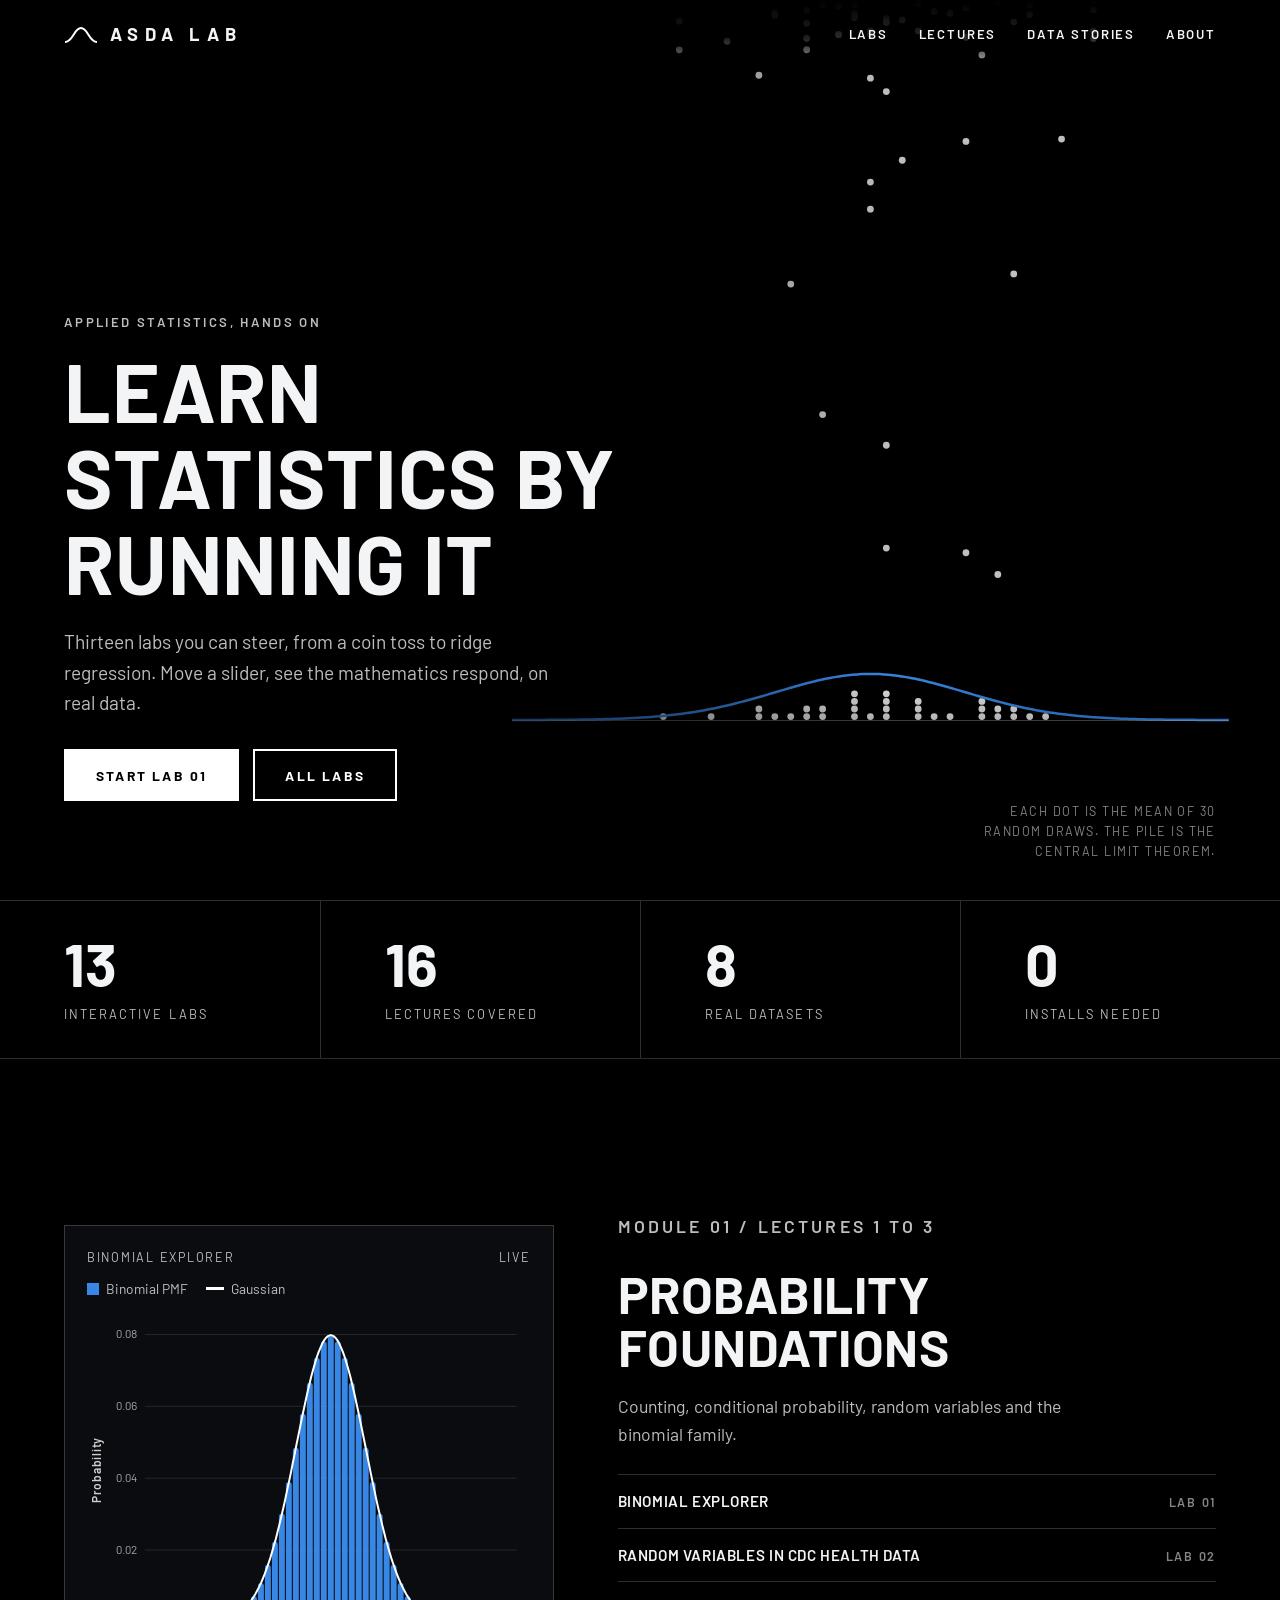
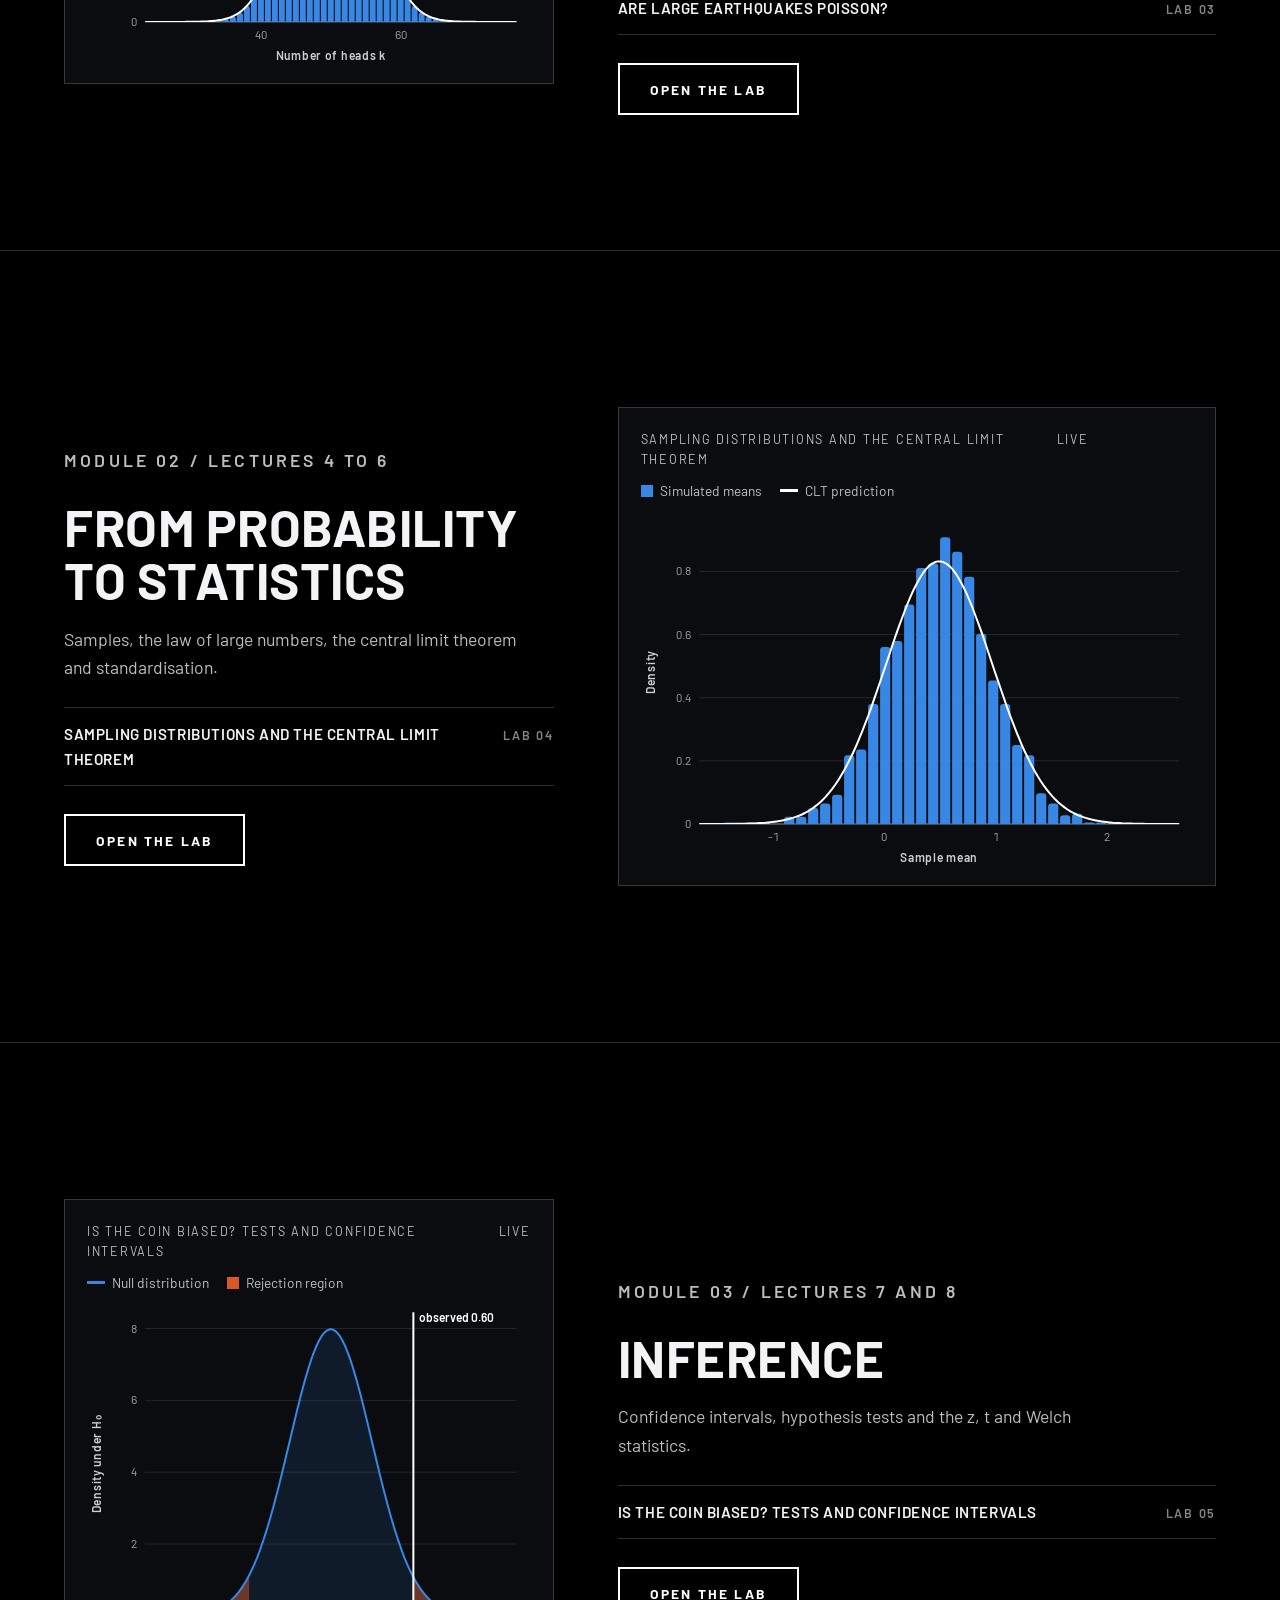
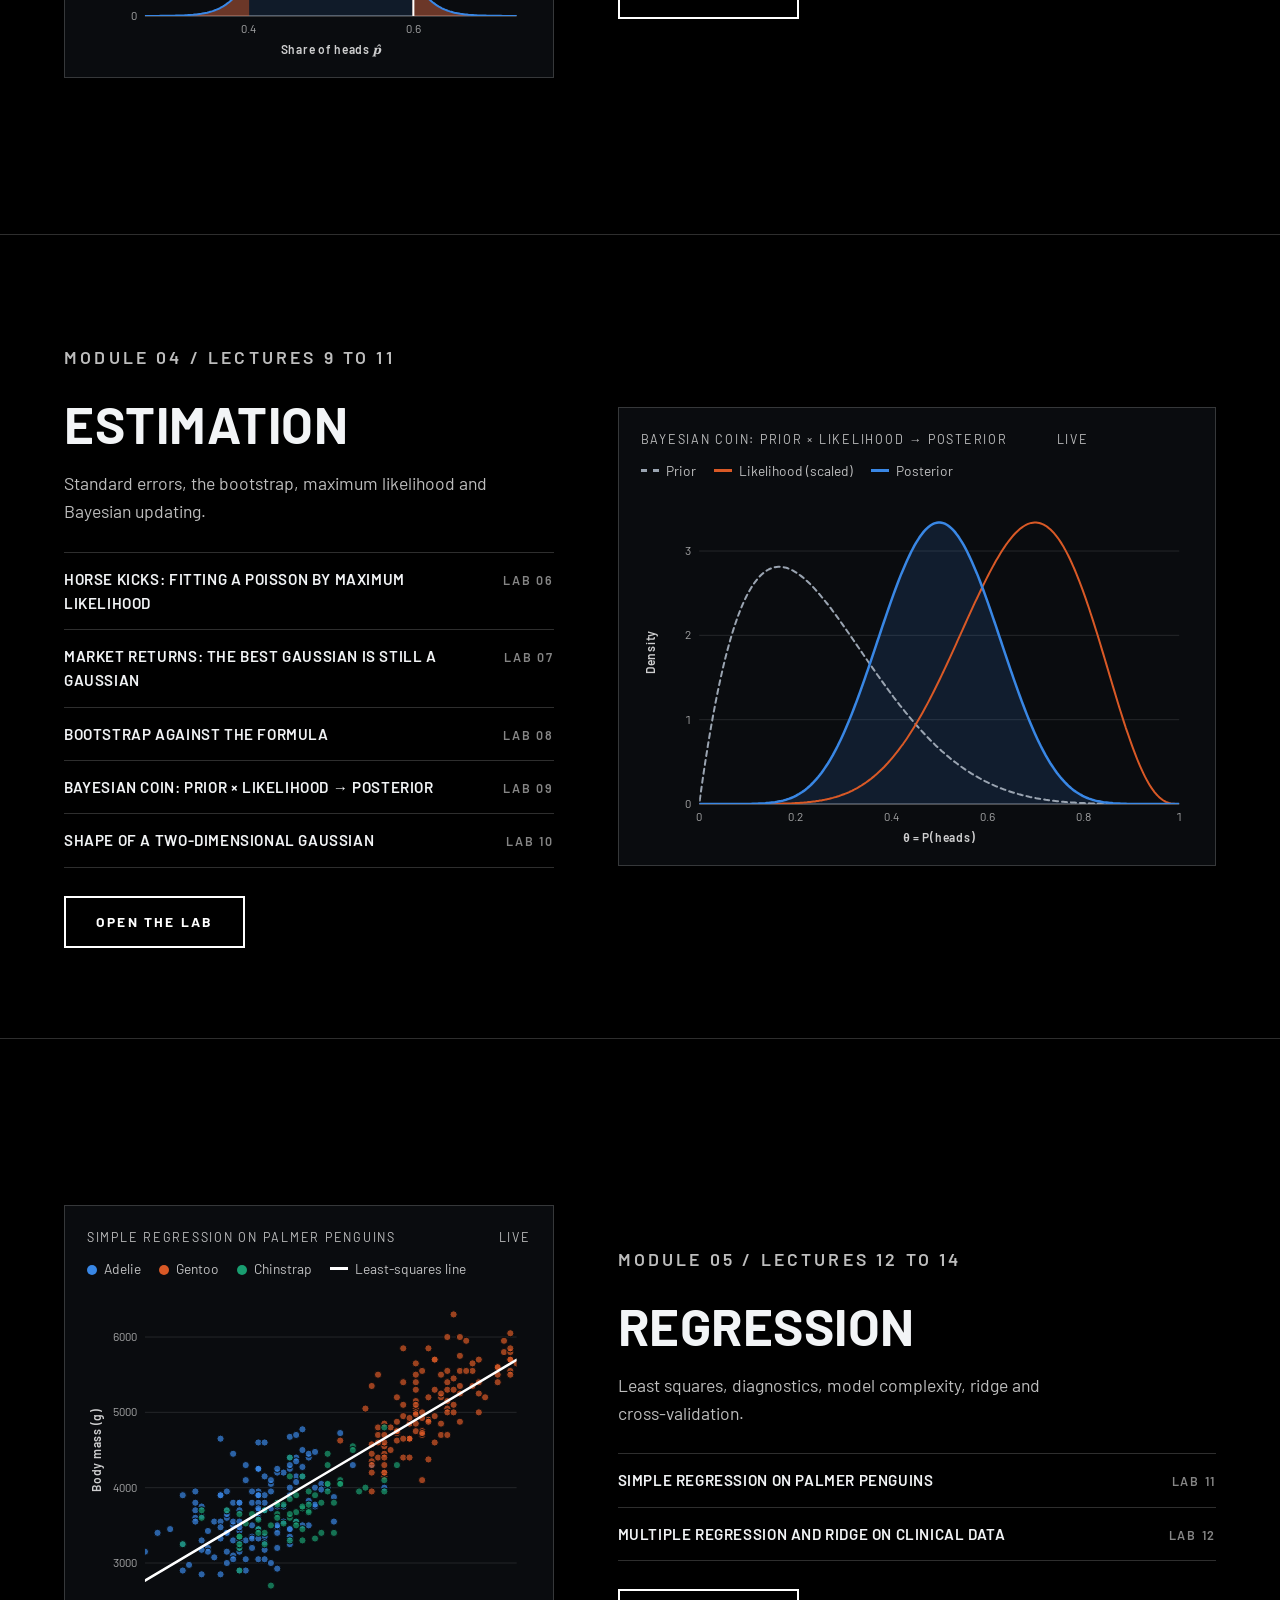
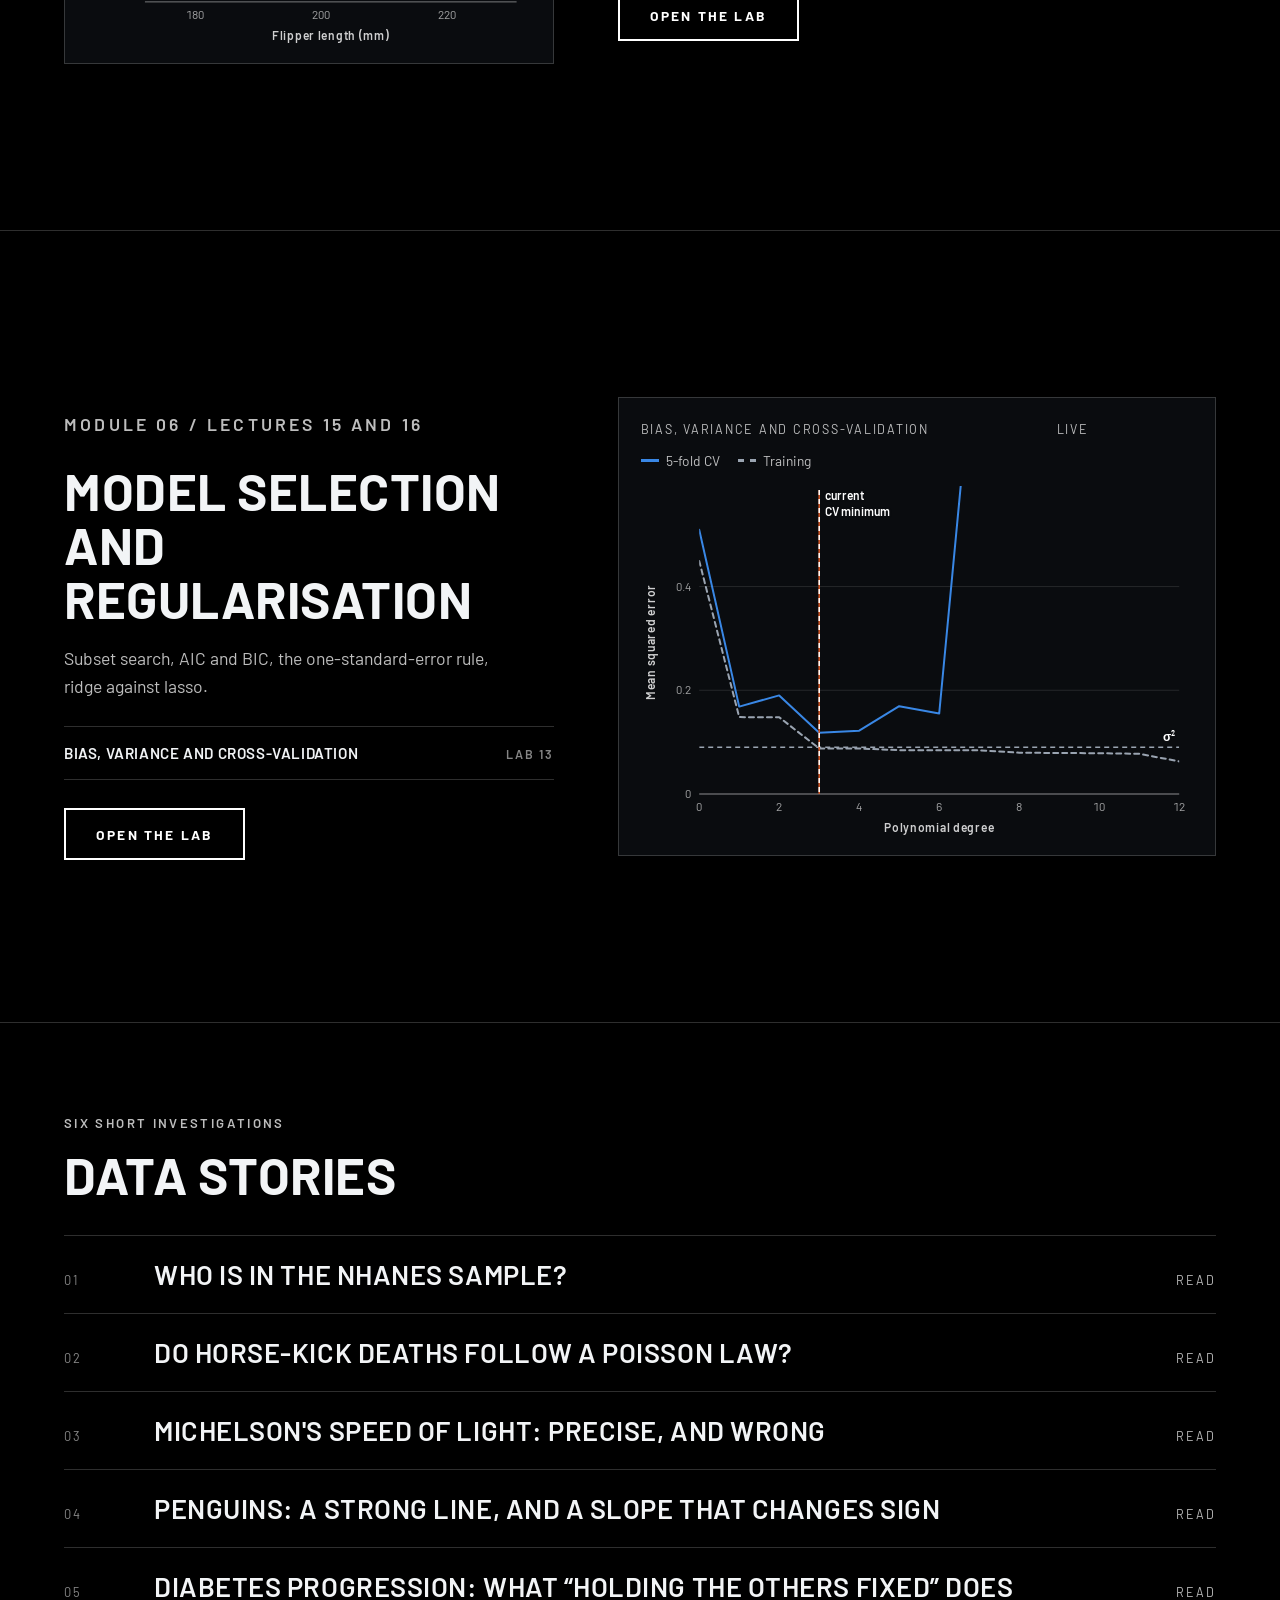
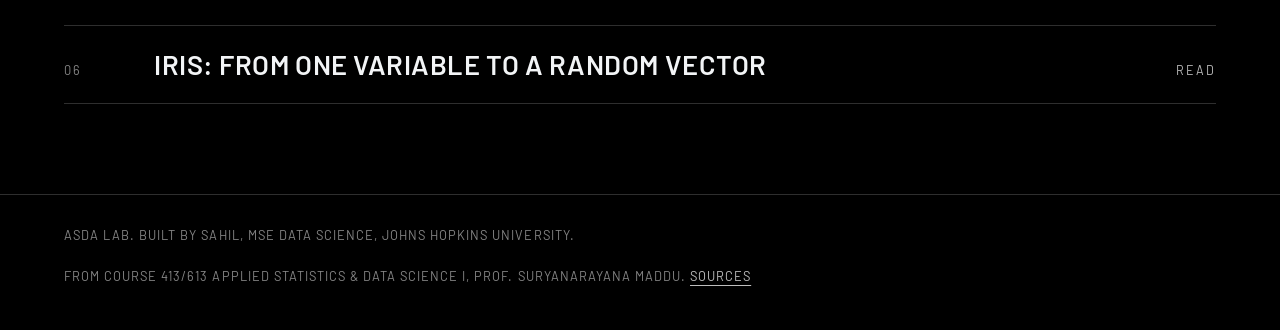
<file: index.html>
<!DOCTYPE html>
<html lang="en">
<head>
<meta charset="utf-8">
<meta name="viewport" content="width=device-width, initial-scale=1">
<title>ASDA Lab: learn statistics by running it</title>
<meta name="description" content="Thirteen interactive statistics labs and six data stories on real data, from probability to the lasso. Built by Sahil from Johns Hopkins course 413/613.">
<meta name="theme-color" content="#000000">
<link rel="icon" href="data:image/svg+xml,%3Csvg xmlns=%22http://www.w3.org/2000/svg%22 viewBox=%220 0 32 32%22%3E%3Crect width=%2232%22 height=%2232%22 rx=%226%22 fill=%22%23000%22/%3E%3Cpath d=%22M4 24c6 0 7-15 12-15s6 15 12 15%22 fill=%22none%22 stroke=%22%23fff%22 stroke-width=%222.5%22/%3E%3C/svg%3E">
<link rel="stylesheet" href="assets/vendor/katex/katex.min.css">
<link rel="stylesheet" href="assets/css/site.css">
</head>
<body>
<a class="skip" href="#main">Skip to content</a>
<header class="top">
  <a class="brand" href="#home" aria-label="ASDA Lab home"><svg viewBox="0 0 34 16" aria-hidden="true"><path d="M1 15c8 0 9-14 16-14s8 14 16 14" fill="none" stroke="#fff" stroke-width="2"/></svg>ASDA Lab</a>
  <nav aria-label="Sections">
    <a href="#labs" data-nav="labs">Labs</a>
    <a href="#course" data-nav="course">Lectures</a>
    <a href="#reports" data-nav="reports">Data stories</a>
    <a href="#about" data-nav="about">About</a>
  </nav>
</header>
<main id="main"></main>
<footer class="foot">
  <p>ASDA Lab. Built by Sahil, MSE Data Science, Johns Hopkins University.</p>
  <p>From course 413/613 Applied Statistics &amp; Data Science I, Prof. Suryanarayana Maddu. <a href="#about">Sources</a></p>
</footer>
<script src="assets/vendor/katex/katex.min.js"></script>
<script src="assets/vendor/katex/auto-render.min.js"></script>
<script src="assets/js/data.js"></script>
<script src="assets/js/stats.js"></script>
<script src="assets/js/charts.js"></script>
<script src="assets/js/content.js"></script>
<script src="assets/js/labs.js"></script>
<script src="assets/js/learn.js"></script>
<script src="assets/js/reports.js"></script>
<script src="assets/js/app.js"></script>
</body>
</html>
</file>
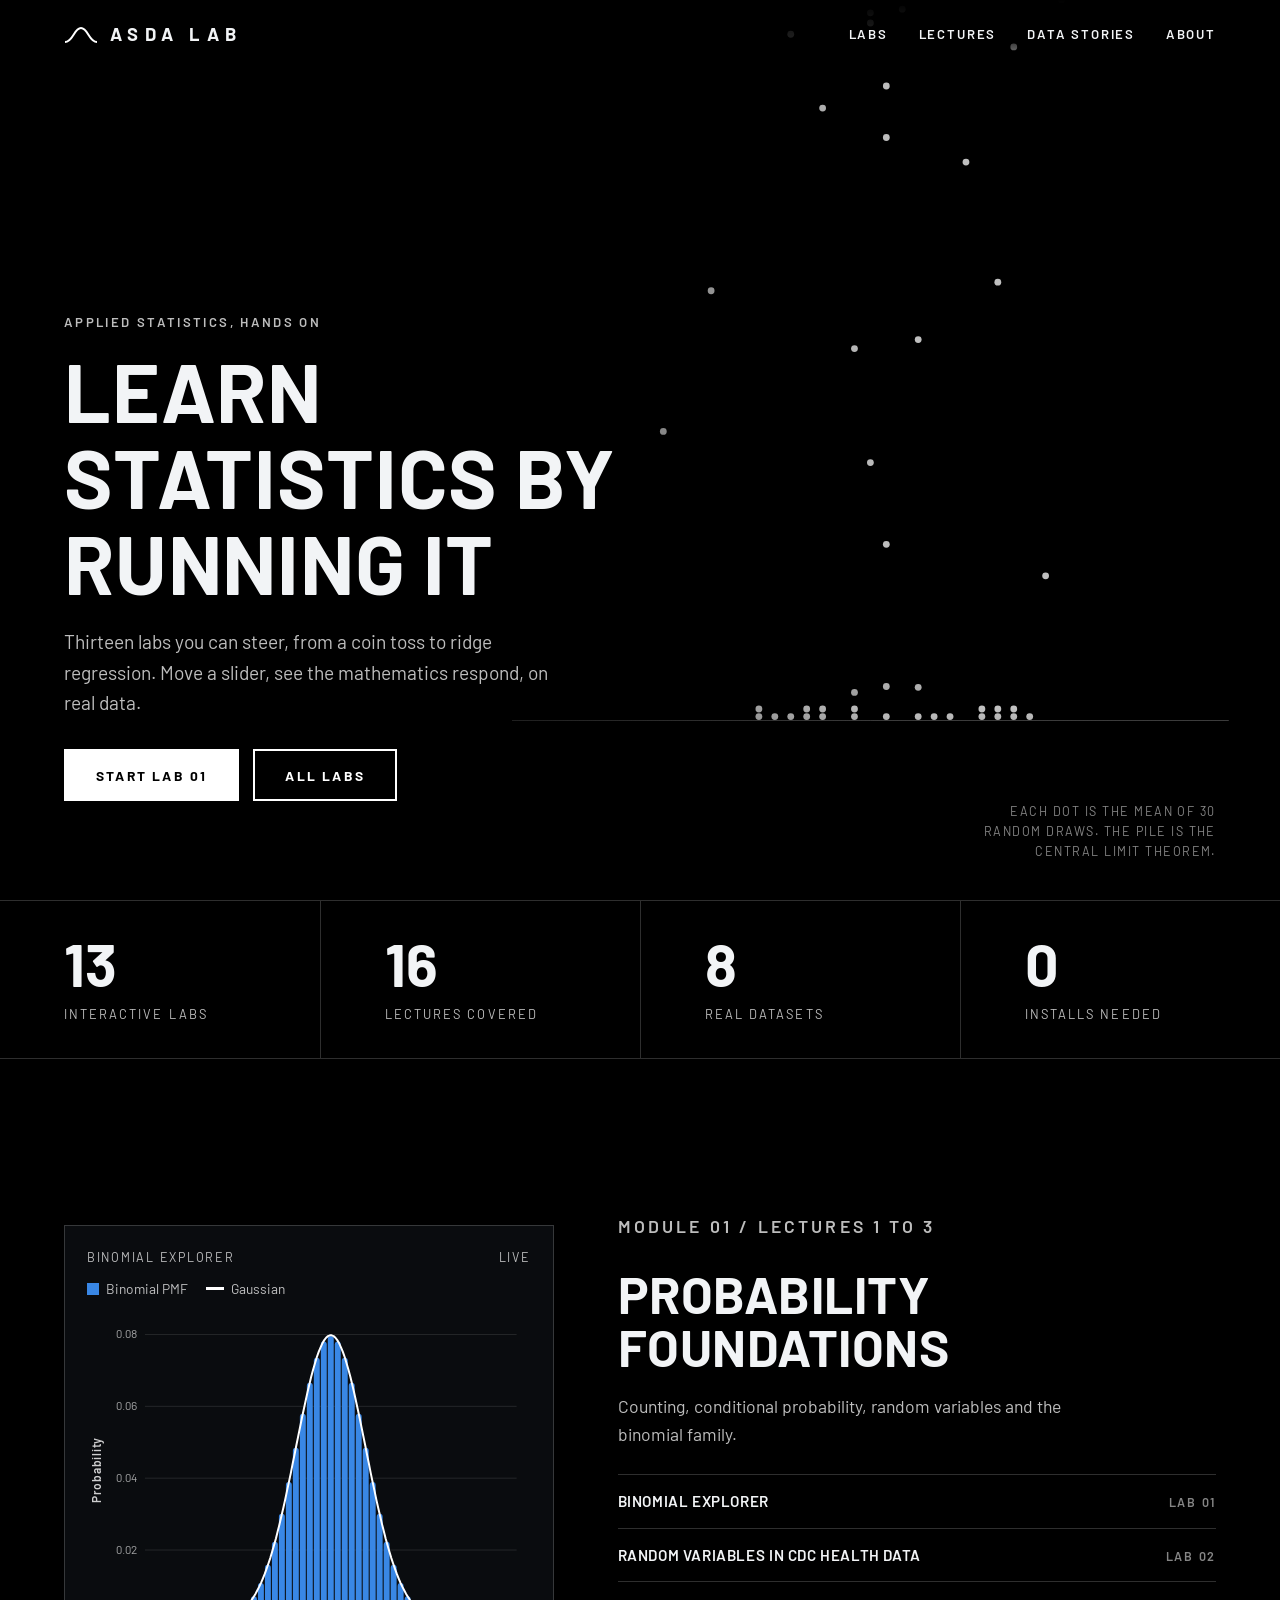
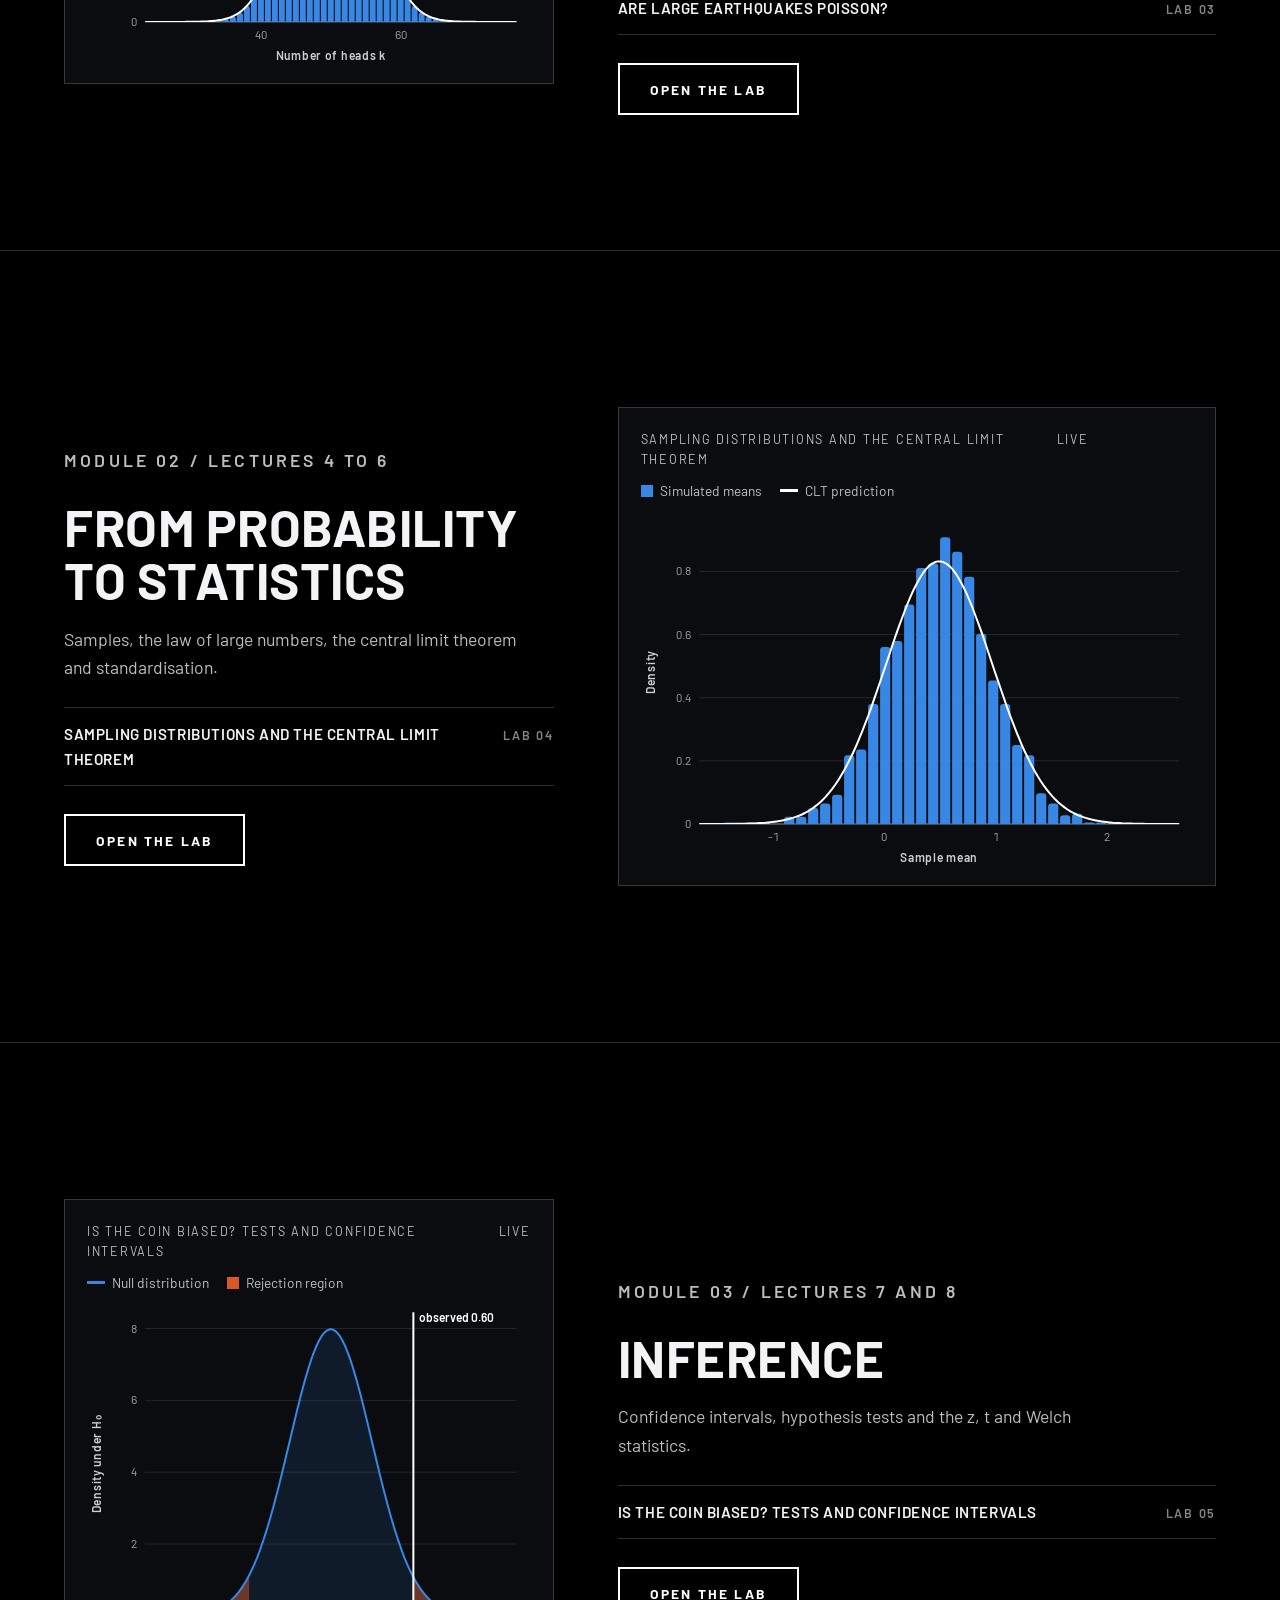
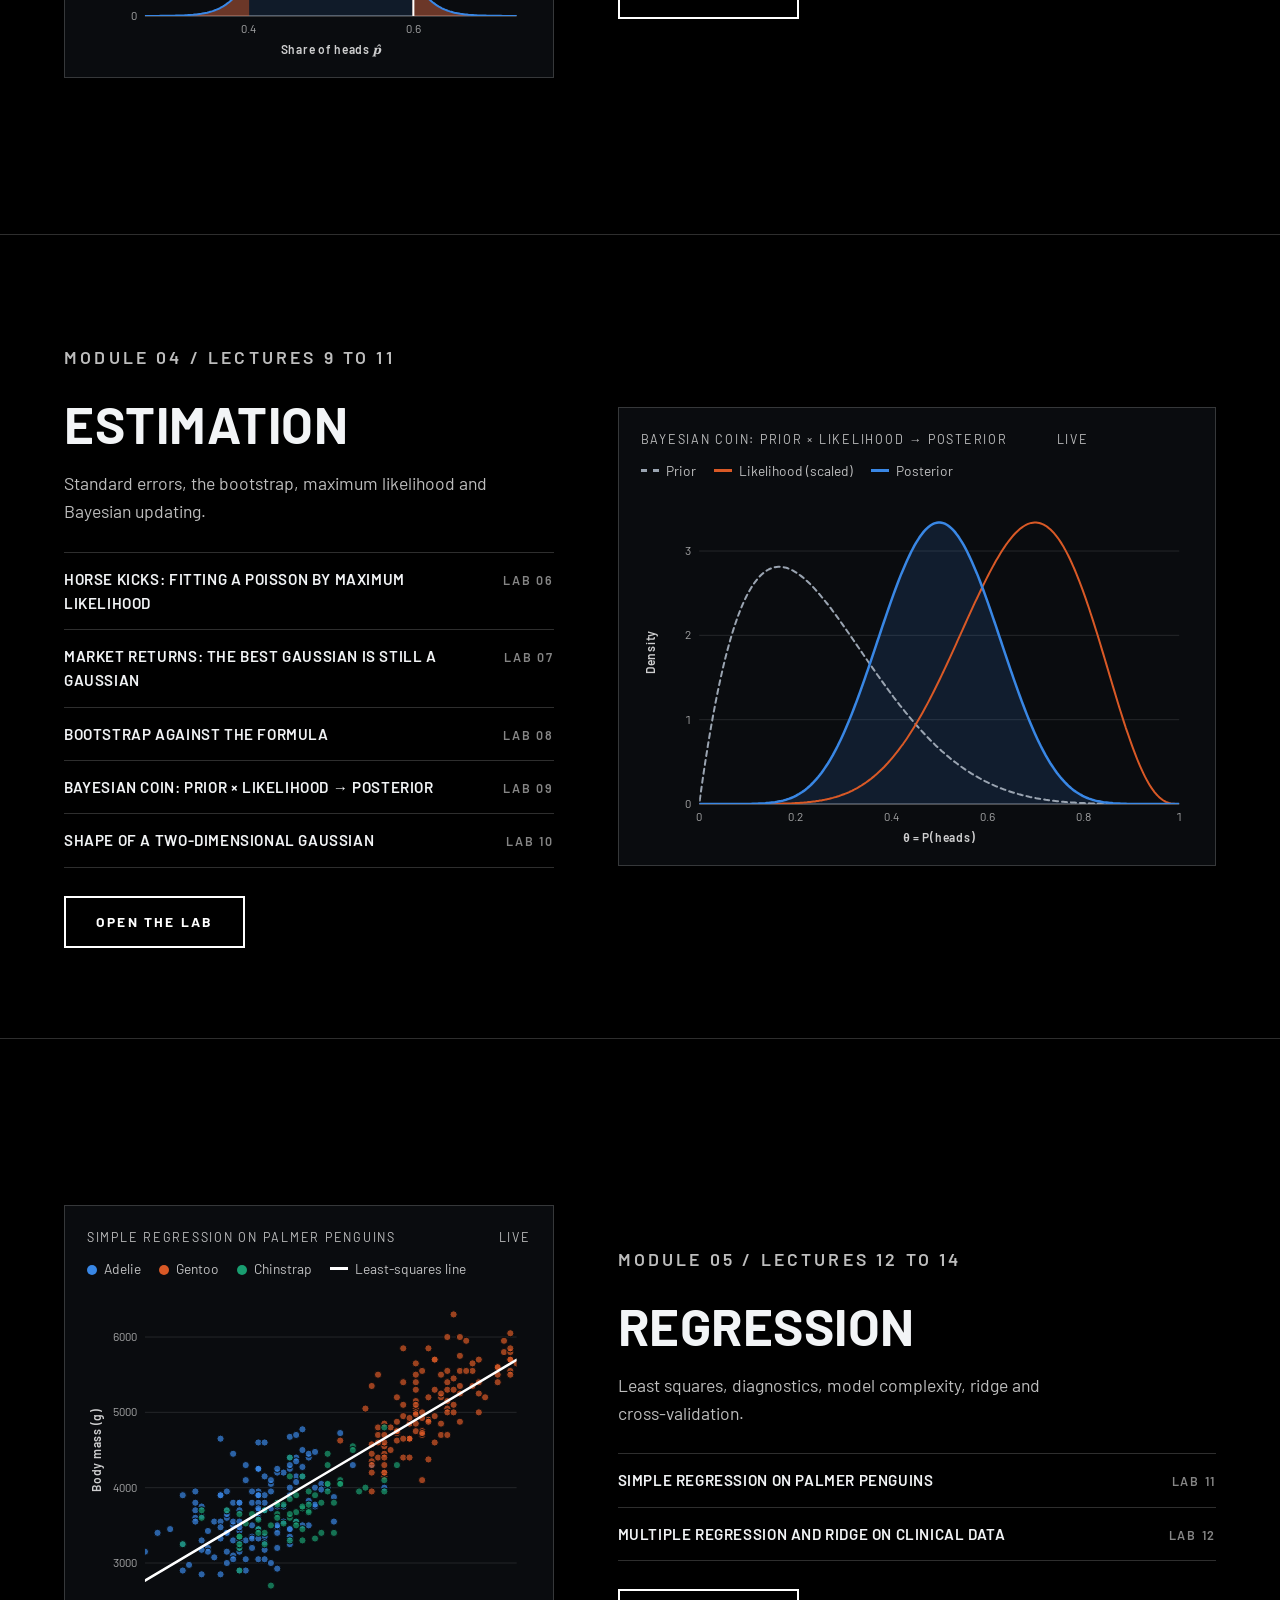
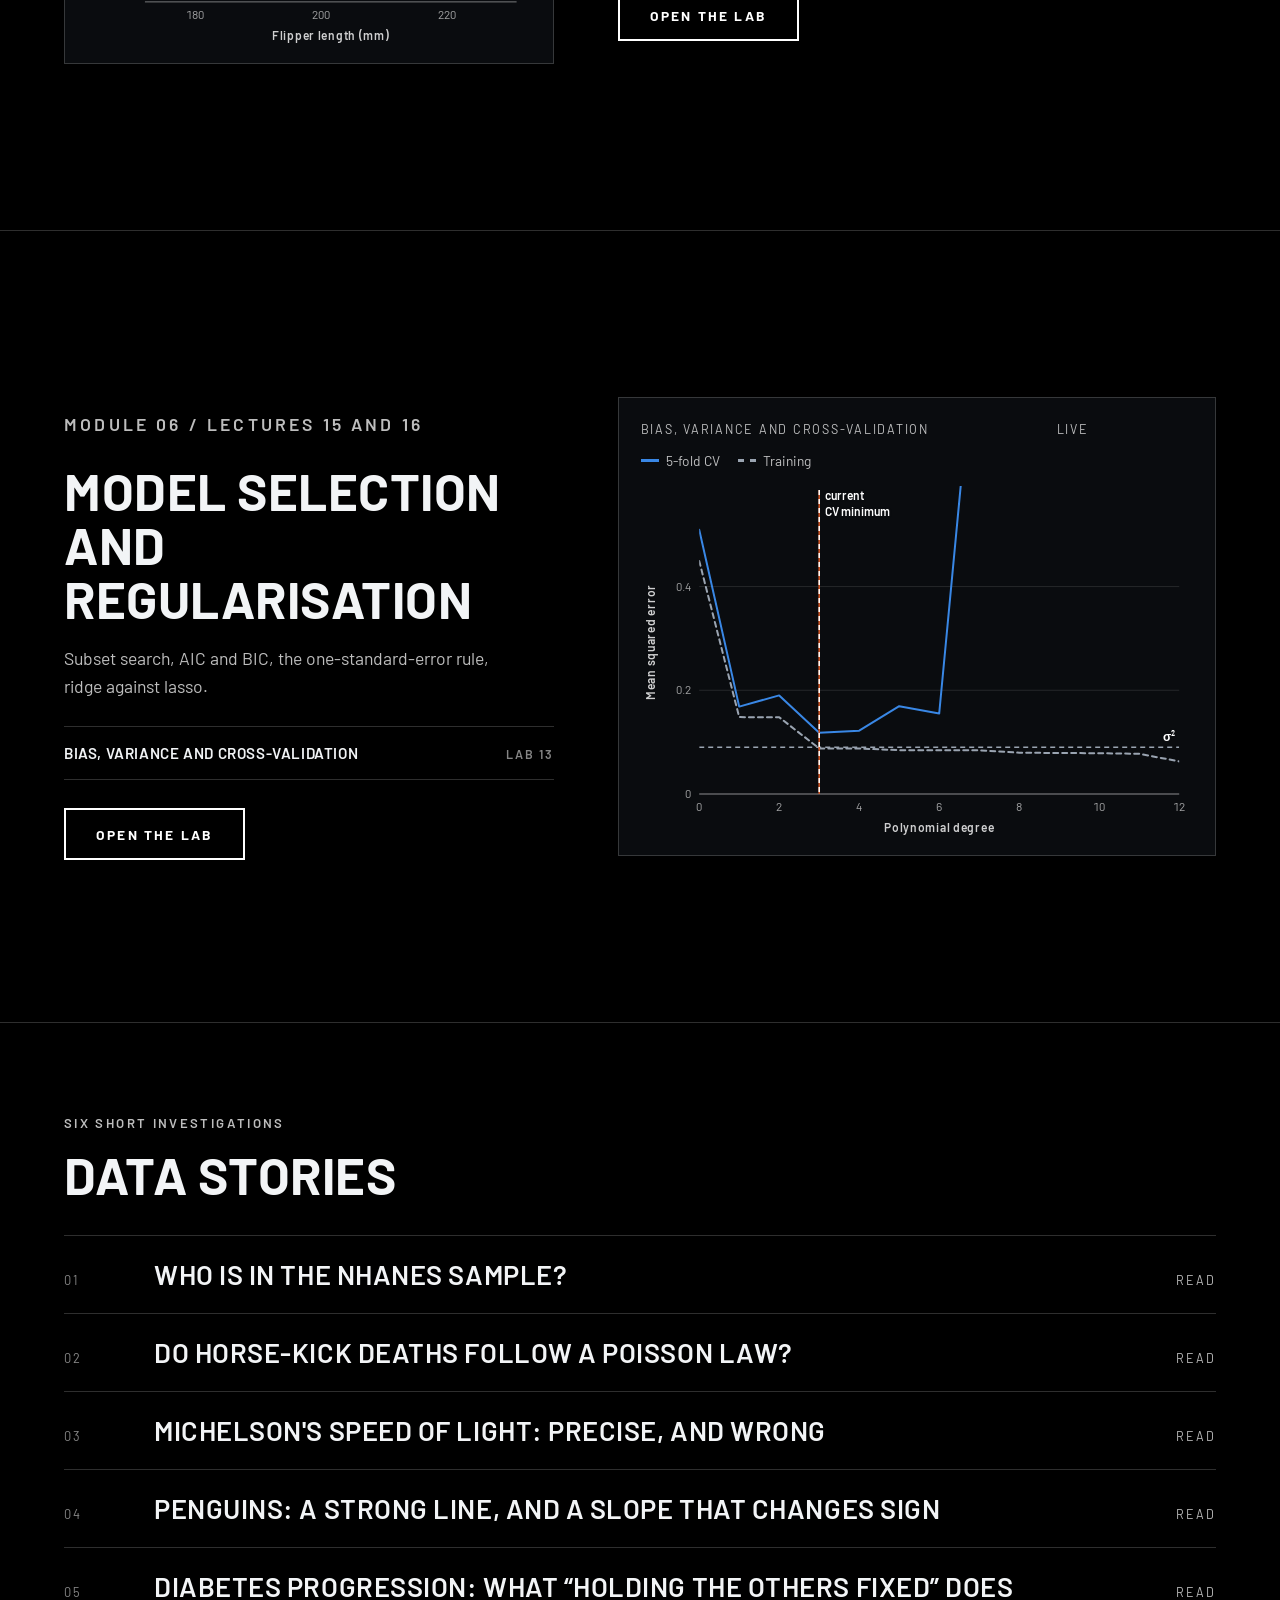
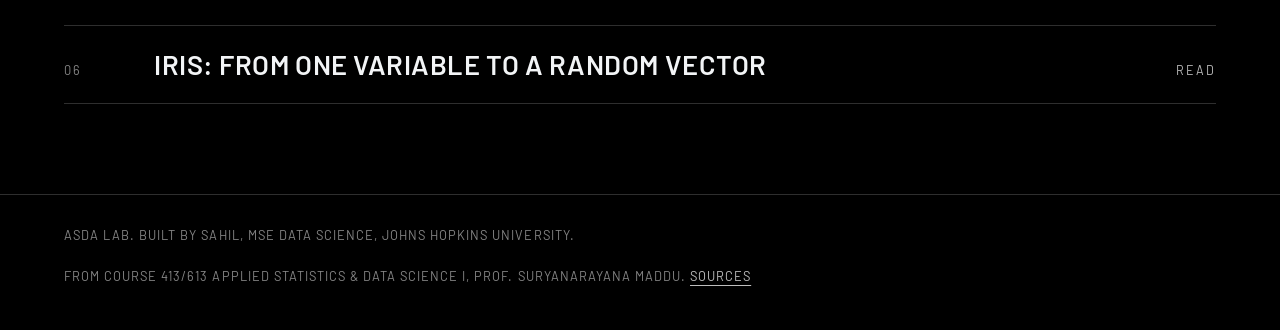
<file: docs/index.html>
<!DOCTYPE html>
<html lang="en">
<head>
<meta charset="utf-8">
<meta name="viewport" content="width=device-width, initial-scale=1">
<title>ASDA Lab: learn statistics by running it</title>
<meta name="description" content="Thirteen interactive statistics labs and six data stories on real data, from probability to the lasso. Built by Sahil from Johns Hopkins course 413/613.">
<meta name="theme-color" content="#000000">
<link rel="icon" href="data:image/svg+xml,%3Csvg xmlns=%22http://www.w3.org/2000/svg%22 viewBox=%220 0 32 32%22%3E%3Crect width=%2232%22 height=%2232%22 rx=%226%22 fill=%22%23000%22/%3E%3Cpath d=%22M4 24c6 0 7-15 12-15s6 15 12 15%22 fill=%22none%22 stroke=%22%23fff%22 stroke-width=%222.5%22/%3E%3C/svg%3E">
<link rel="stylesheet" href="assets/vendor/katex/katex.min.css">
<link rel="stylesheet" href="assets/css/site.css?v=4">
</head>
<body>
<a class="skip" href="#main">Skip to content</a>
<header class="top">
  <a class="brand" href="#home" aria-label="ASDA Lab home"><svg viewBox="0 0 34 16" aria-hidden="true"><path d="M1 15c8 0 9-14 16-14s8 14 16 14" fill="none" stroke="#fff" stroke-width="2"/></svg>ASDA Lab</a>
  <nav aria-label="Sections">
    <a href="#labs" data-nav="labs">Labs</a>
    <a href="#course" data-nav="course">Lectures</a>
    <a href="#reports" data-nav="reports">Data stories</a>
    <a href="#about" data-nav="about">About</a>
  </nav>
</header>
<main id="main"></main>
<footer class="foot">
  <p>ASDA Lab. Built by Sahil, MSE Data Science, Johns Hopkins University.</p>
  <p>From course 413/613 Applied Statistics &amp; Data Science I, Prof. Suryanarayana Maddu. <a href="#about">Sources</a></p>
</footer>
<script src="assets/vendor/katex/katex.min.js"></script>
<script src="assets/vendor/katex/auto-render.min.js"></script>
<script src="assets/js/data.js?v=3"></script>
<script src="assets/js/stats.js?v=3"></script>
<script src="assets/js/charts.js?v=3"></script>
<script src="assets/js/content.js?v=3"></script>
<script src="assets/js/labs.js?v=3"></script>
<script src="assets/js/learn.js?v=3"></script>
<script src="assets/js/reports.js?v=3"></script>
<script src="assets/js/app.js?v=3"></script>
<script defer src="https://sahiljangra12.github.io/ask/ask.js" data-site="ASDA Lab" data-claude="on"></script>
</body>
</html>
</file>
<file: assets/css/site.css>
@font-face { font-family: "Barlow"; src: url("../fonts/barlow-latin-400-normal.woff2") format("woff2"); font-weight: 400; font-display: swap; }
@font-face { font-family: "Barlow"; src: url("../fonts/barlow-latin-500-normal.woff2") format("woff2"); font-weight: 500; font-display: swap; }
@font-face { font-family: "Barlow"; src: url("../fonts/barlow-latin-600-normal.woff2") format("woff2"); font-weight: 600; font-display: swap; }
@font-face { font-family: "Barlow"; src: url("../fonts/barlow-latin-700-normal.woff2") format("woff2"); font-weight: 700; font-display: swap; }
:root {
  --black: #000; --white: #fff; --text: #f2f4f6; --soft: rgba(255,255,255,.74); --dim: rgba(255,255,255,.52); --line: rgba(255,255,255,.18); --line-2: rgba(255,255,255,.32); --panel: #0a0c0f;
  --blue: #3987e5; --orange: #d95926; --aqua: #199e70; --font: "Barlow", "D-DIN", "Helvetica Neue", Arial, sans-serif; --wrap: 1320px; --pad: clamp(20px, 5vw, 72px);
}
* { box-sizing: border-box; }
html { scroll-behavior: smooth; background: var(--black); color-scheme: dark; }
body { margin: 0; background: var(--black); color: var(--text); font: 400 17px/1.6 var(--font); -webkit-font-smoothing: antialiased; }
a { color: inherit; text-underline-offset: 4px; }
:focus-visible { outline: 2px solid var(--white); outline-offset: 3px; }
.skip { position: absolute; left: -999px; } .skip:focus { left: 12px; top: 12px; background: #fff; color: #000; padding: 8px 12px; z-index: 90; }
h1, h2, h3, h4 { margin: 0; font-weight: 700; text-transform: uppercase; letter-spacing: .01em; line-height: 1.05; }
h1 { font-size: clamp(2.5rem, 6.4vw, 5.4rem); }
h2 { font-size: clamp(1.9rem, 4vw, 3.3rem); }
h3 { font-size: 1.25rem; letter-spacing: .06em; }
h4 { font-size: .95rem; letter-spacing: .1em; font-weight: 600; }
p { margin: 0 0 1em; max-width: 64ch; }
.kicker { font-size: .82rem; font-weight: 600; letter-spacing: .18em; text-transform: uppercase; color: var(--soft); margin: 0 0 14px; }
.wrap { max-width: var(--wrap); margin: 0 auto; padding: 0 var(--pad); }

/* nav */
.top { position: fixed; inset: 0 0 auto 0; z-index: 40; display: flex; align-items: center; justify-content: space-between; gap: 20px; padding: 18px var(--pad); background: linear-gradient(#000 0%, rgba(0,0,0,.82) 55%, rgba(0,0,0,0)); }
.brand { font-weight: 700; font-size: 1.15rem; letter-spacing: .34em; text-transform: uppercase; text-decoration: none; white-space: nowrap; display: flex; align-items: center; gap: 12px; }
.brand svg { width: 34px; height: 16px; }
.top nav { display: flex; gap: clamp(10px, 2.4vw, 34px); overflow-x: auto; scrollbar-width: none; }
.top nav a { position: relative; padding: 6px 0; text-decoration: none; text-transform: uppercase; font-size: .82rem; font-weight: 600; letter-spacing: .14em; white-space: nowrap; }
.top nav a::after { content: ""; position: absolute; left: 0; right: 0; bottom: 0; height: 2px; background: #fff; transform: scaleX(0); transform-origin: left; transition: transform .25s ease; }
.top nav a:hover::after, .top nav a[aria-current="page"]::after { transform: scaleX(1); }

/* buttons: outline that fills on hover */
.btn { position: relative; display: inline-flex; align-items: center; justify-content: center; min-height: 52px; padding: 0 30px; border: 2px solid #fff; background: transparent; color: #fff; font: 700 .86rem var(--font); letter-spacing: .16em; text-transform: uppercase; text-decoration: none; cursor: pointer; overflow: hidden; isolation: isolate; transition: color .3s ease; }
.btn::before { content: ""; position: absolute; inset: 0; background: #fff; transform: translateY(101%); transition: transform .3s ease; z-index: -1; }
.btn:hover, .btn:focus-visible { color: #000; } .btn:hover::before, .btn:focus-visible::before { transform: none; }
.btn.solid { background: #fff; color: #000; } .btn.solid::before { background: #000; } .btn.solid:hover { color: #fff; }
.btn.small { min-height: 40px; padding: 0 18px; font-size: .76rem; }
.btnrow { display: flex; flex-wrap: wrap; gap: 14px; }

/* hero */
.hero { position: relative; min-height: 100svh; display: flex; align-items: flex-end; overflow: hidden; }
.hero canvas { position: absolute; inset: 0; width: 100%; height: 100%; }
.hero::after { content: ""; position: absolute; inset: 0; background: linear-gradient(90deg, rgba(0,0,0,.9) 0%, rgba(0,0,0,.45) 42%, rgba(0,0,0,0) 70%), linear-gradient(0deg, #000 0%, rgba(0,0,0,0) 26%); pointer-events: none; }
.hero .inner { position: relative; z-index: 2; width: 100%; padding: 0 var(--pad) clamp(56px, 11vh, 120px); max-width: var(--wrap); margin: 0 auto; }
.hero h1 { max-width: 13ch; }
.hero .lede { font-size: clamp(1.05rem, 1.5vw, 1.3rem); color: var(--soft); max-width: 44ch; margin: 22px 0 30px; }
.hero .cap { position: absolute; right: var(--pad); bottom: 26px; z-index: 2; font-size: .78rem; letter-spacing: .12em; text-transform: uppercase; color: var(--dim); max-width: 34ch; text-align: right; }

.stats { display: grid; grid-template-columns: repeat(4, 1fr); border-top: 1px solid var(--line); border-bottom: 1px solid var(--line); }
.stats div { padding: 34px var(--pad); } .stats div + div { border-left: 1px solid var(--line); }
.stats b { display: block; font-size: clamp(2.4rem, 4.6vw, 4rem); font-weight: 700; line-height: 1; }
.stats span { display: block; margin-top: 10px; font-size: .8rem; letter-spacing: .16em; text-transform: uppercase; color: var(--soft); }

/* module bands on the home page */
.band { display: grid; grid-template-columns: minmax(0, .9fr) minmax(0, 1.1fr); gap: clamp(24px, 5vw, 80px); align-items: center; min-height: 88svh; padding: clamp(60px, 10vh, 120px) var(--pad); border-bottom: 1px solid var(--line); max-width: none; }
.band:nth-of-type(even) .copy { order: 2; }
.band .copy p { color: var(--soft); font-size: 1.1rem; margin: 18px 0 26px; max-width: 46ch; }
.band .links { display: flex; flex-direction: column; border-top: 1px solid var(--line); margin-bottom: 28px; }
.band .links a { display: flex; justify-content: space-between; align-items: baseline; gap: 16px; padding: 14px 0; border-bottom: 1px solid var(--line); text-decoration: none; font-weight: 600; letter-spacing: .04em; text-transform: uppercase; font-size: .95rem; transition: padding .2s ease; }
.band .links a span { color: var(--dim); font-size: .78rem; letter-spacing: .14em; white-space: nowrap; }
.band .links a:hover { padding-left: 12px; } .band .links a:hover span { color: #fff; }
.band .visual { border: 1px solid var(--line); padding: 22px 22px 10px; background: var(--panel); min-width: 0; }
.band .visual .cap { font-size: .78rem; letter-spacing: .14em; text-transform: uppercase; color: var(--soft); margin: 0 0 10px; display: flex; justify-content: space-between; gap: 12px; }

.stories { padding: clamp(60px, 10vh, 120px) var(--pad); }
.stories .rows { border-top: 1px solid var(--line); margin-top: 34px; }
.stories .rows a { display: grid; grid-template-columns: 70px 1fr auto; gap: 20px; align-items: baseline; padding: 22px 0; border-bottom: 1px solid var(--line); text-decoration: none; transition: background .2s ease, padding .2s ease; }
.stories .rows a:hover { background: #fff; color: #000; padding-left: 18px; padding-right: 18px; }
.stories .rows .n { font-size: .8rem; letter-spacing: .16em; color: var(--dim); } .stories .rows a:hover .n, .stories .rows a:hover .go { color: #000; }
.stories .rows .t { font-size: clamp(1.1rem, 2.2vw, 1.7rem); font-weight: 600; text-transform: uppercase; letter-spacing: .02em; line-height: 1.2; }
.stories .rows .go { font-size: .78rem; letter-spacing: .16em; text-transform: uppercase; color: var(--soft); }

/* inner pages */
.page-head { padding: clamp(120px, 20vh, 190px) 0 40px; border-bottom: 1px solid var(--line); }
.page-head p { font-size: 1.15rem; color: var(--soft); margin-top: 18px; }
section.block { padding: 48px 0 80px; }

.module { margin-bottom: 64px; }
.module > header { display: flex; align-items: baseline; justify-content: space-between; gap: 14px; border-bottom: 1px solid var(--line-2); padding-bottom: 14px; }
.module > header span { color: var(--soft); font-size: .8rem; letter-spacing: .16em; text-transform: uppercase; white-space: nowrap; }
.lecture { display: grid; grid-template-columns: 72px minmax(0, 1.3fr) minmax(0, 1fr); gap: 24px; padding: 26px 0; border-bottom: 1px solid var(--line); align-items: start; }
.lecture .num { font-size: 2.2rem; font-weight: 700; line-height: 1; color: var(--dim); }
.lecture h4 { font-size: 1.05rem; letter-spacing: .04em; margin-bottom: 8px; line-height: 1.25; }
.lecture p { font-size: 1rem; color: var(--soft); margin: 0; }
.formula { border: 1px solid var(--line); padding: 14px 16px; overflow-x: auto; font-size: .98rem; background: var(--panel); }
.lecture .links, .chips { margin-top: 12px; display: flex; gap: 8px; flex-wrap: wrap; }
.chip { display: inline-block; font-size: .72rem; font-weight: 600; letter-spacing: .12em; text-transform: uppercase; padding: 6px 12px; border: 1px solid var(--line-2); text-decoration: none; color: var(--text); }
a.chip:hover { background: #fff; color: #000; border-color: #fff; }

/* labs */
.labs { display: grid; grid-template-columns: 270px minmax(0, 1fr); gap: clamp(24px, 4vw, 56px); padding: 110px var(--pad) 90px; max-width: 1560px; margin: 0 auto; align-items: start; }
.labnav { position: sticky; top: 96px; max-height: calc(100vh - 110px); overflow-y: auto; scrollbar-width: thin; }
.labnav h4 { color: var(--dim); font-size: .72rem; letter-spacing: .2em; margin: 22px 0 6px; } .labnav h4:first-child { margin-top: 0; }
.labnav a { display: grid; grid-template-columns: 30px 1fr; gap: 6px; padding: 9px 0 9px 12px; text-decoration: none; color: var(--soft); font-size: .93rem; line-height: 1.3; border-left: 2px solid var(--line); }
.labnav a i { font-style: normal; color: var(--dim); font-size: .78rem; letter-spacing: .08em; padding-top: 1px; }
.labnav a:hover { color: #fff; border-left-color: var(--line-2); }
.labnav a[aria-current="true"] { color: #fff; font-weight: 600; border-left-color: #fff; }
.labpick { display: none; width: 100%; font: 600 1rem var(--font); padding: 12px; border: 1px solid var(--line-2); background: #000; color: #fff; }
.lab > header { margin-bottom: 30px; }
.lab > header .meta { display: flex; flex-wrap: wrap; gap: 8px 20px; align-items: center; margin-bottom: 14px; font-size: .78rem; letter-spacing: .16em; text-transform: uppercase; color: var(--soft); }
.lab > header .meta b { color: #fff; font-weight: 700; }
.lab > header p { color: var(--soft); margin-top: 16px; font-size: 1.1rem; }
.step { margin-top: 44px; }
.step > h3 { display: flex; align-items: center; gap: 14px; margin-bottom: 18px; }
.step > h3::after { content: ""; flex: 1; height: 1px; background: var(--line); }
.idea { display: grid; grid-template-columns: 1fr; gap: 18px; }
.idea p { margin: 0; } .idea .formula { max-width: 860px; }
.idea p { color: var(--soft); max-width: 62ch; }
.controls { display: flex; flex-wrap: wrap; gap: 18px 28px; align-items: end; border: 1px solid var(--line); background: var(--panel); padding: 20px 22px; }
.ctl { display: flex; flex-direction: column; gap: 6px; min-width: 160px; flex: 1 1 160px; max-width: 280px; }
.ctl label { font-size: .84rem; font-weight: 600; letter-spacing: .04em; color: var(--soft); display: flex; justify-content: space-between; gap: 8px; }
.ctl output { color: #fff; font-weight: 700; font-variant-numeric: tabular-nums; letter-spacing: .02em; text-transform: none; }
.ctl input[type=range] { width: 100%; accent-color: #fff; height: 22px; }
.ctl select { font: 500 .95rem var(--font); padding: 9px 10px; border: 1px solid var(--line-2); background: #000; color: #fff; border-radius: 0; }
.ctl.checks { max-width: none; flex-basis: 100%; }
.ctl.checks div { display: flex; flex-wrap: wrap; gap: 8px 18px; }
.ctl.checks label { font-weight: 500; justify-content: flex-start; gap: 6px; text-transform: none; letter-spacing: .02em; font-size: .95rem; color: var(--text); }
.ctl.checks input { accent-color: #fff; }
.tiles { display: grid; grid-template-columns: repeat(auto-fit, minmax(160px, 1fr)); border: 1px solid var(--line); border-top: 0; overflow: hidden; }
.out > .tiles:first-child, .report .tiles { border-top: 1px solid var(--line); }
.tile { padding: 18px 22px; border-left: 1px solid var(--line); margin-left: -1px; border-top: 1px solid var(--line); margin-top: -1px; }
.tile .k { font-size: .8rem; letter-spacing: .05em; color: var(--soft); line-height: 1.35; }
.tile .v { font-size: 1.75rem; font-weight: 700; line-height: 1.15; font-variant-numeric: tabular-nums; margin-top: 6px; }
.tile .s { font-size: .82rem; color: var(--dim); margin-top: 4px; }
.charts { display: grid; grid-template-columns: repeat(2, minmax(0, 1fr)); gap: 18px; margin-top: 18px; }
.charts.one { grid-template-columns: 1fr; }
.chartcard { border: 1px solid var(--line); background: var(--panel); padding: 20px 20px 10px; min-width: 0; }
.chartcard.wide { grid-column: 1 / -1; }
.chartcard h4 { margin-bottom: 4px; color: #fff; text-transform: none; letter-spacing: .03em; font-size: 1.05rem; }
.chartcard .sub { font-size: .9rem; color: var(--soft); margin: 0 0 10px; max-width: none; }
.notice { margin-top: 18px; border-left: 2px solid #fff; padding: 4px 0 4px 22px; }
.notice p { margin: 0; max-width: 78ch; color: var(--text); }
.status { padding: 16px 20px; border: 1px solid var(--line-2); margin-bottom: 16px; }
.missions { list-style: none; margin: 0; padding: 0; display: grid; grid-template-columns: repeat(3, minmax(0, 1fr)); gap: 0; border: 1px solid var(--line); }
.missions li { padding: 20px 22px; border-left: 1px solid var(--line); margin-left: -1px; color: var(--soft); }
.missions li b { display: block; color: #fff; font-size: .72rem; letter-spacing: .18em; text-transform: uppercase; margin-bottom: 8px; }
.quiz { border: 1px solid var(--line); background: var(--panel); padding: 22px; }
.quiz .q { font-size: 1.1rem; font-weight: 500; max-width: 70ch; margin-bottom: 16px; }
.quiz .opts { display: grid; gap: 10px; max-width: 760px; }
.quiz button { text-align: left; font: 500 1rem var(--font); color: #fff; background: transparent; border: 1px solid var(--line-2); padding: 12px 16px; cursor: pointer; }
.quiz button:hover:not(:disabled) { border-color: #fff; }
.quiz button.right { background: #fff; color: #000; border-color: #fff; font-weight: 600; }
.quiz button.wrong { border-style: dashed; color: var(--dim); }
.quiz .why { margin: 16px 0 0; color: var(--soft); max-width: 76ch; } .quiz .why b { color: #fff; }
.pager { display: flex; justify-content: space-between; gap: 14px; margin-top: 56px; padding-top: 28px; border-top: 1px solid var(--line); flex-wrap: wrap; }
.pager a { text-decoration: none; display: block; max-width: 46%; } .pager a.next { text-align: right; margin-left: auto; }
.pager small { display: block; font-size: .72rem; letter-spacing: .18em; text-transform: uppercase; color: var(--dim); margin-bottom: 6px; }
.pager span { font-weight: 700; text-transform: uppercase; letter-spacing: .03em; font-size: 1.15rem; border-bottom: 2px solid transparent; }
.pager a:hover span { border-bottom-color: #fff; }

svg text { font-family: var(--font); }
.tick { font-size: 12px; fill: rgba(255,255,255,.62); font-variant-numeric: tabular-nums; }
.tick.strong { fill: #fff; font-weight: 600; }
.axis-label { font-size: 12px; fill: rgba(255,255,255,.8); font-weight: 600; letter-spacing: .06em; }
.anno { font-size: 12px; fill: #fff; font-weight: 600; paint-order: stroke; stroke: #0a0c0f; stroke-width: 4px; }
.legend { display: flex; flex-wrap: wrap; gap: 4px 18px; font-size: .86rem; color: var(--soft); margin-bottom: 6px; }
.sw { display: inline-block; width: 12px; height: 12px; background: var(--c); margin-right: 7px; vertical-align: -1px; }
.sw.line { height: 3px; width: 18px; vertical-align: 4px; }
.sw.dash { height: 0; width: 18px; background: none; border-top: 3px dashed var(--c); vertical-align: 4px; }
.sw.dot { border-radius: 50%; width: 10px; height: 10px; }
.tip { position: fixed; z-index: 80; display: none; pointer-events: none; background: #fff; color: #000; font-size: .86rem; line-height: 1.4; padding: 8px 11px; max-width: 270px; font-variant-numeric: tabular-nums; }
.tip .sw { outline: 1px solid rgba(0,0,0,.2); }

/* data stories */
.report { padding: 56px 0; border-bottom: 1px solid var(--line); }
.report > header { margin-bottom: 10px; }
.report .q { font-size: 1.2rem; color: var(--soft); margin: 14px 0 24px; }
.report .body { display: grid; grid-template-columns: minmax(0, 1fr) minmax(0, 1.1fr); gap: 36px; align-items: start; margin-top: 30px; }
.report .body p { color: var(--soft); } .report .body p b { color: #fff; }
table.data { border-collapse: collapse; width: 100%; font-size: .93rem; font-variant-numeric: tabular-nums; margin: 6px 0 18px; }
table.data th, table.data td { padding: 8px 10px; border-bottom: 1px solid var(--line); text-align: right; }
table.data th:first-child, table.data td:first-child { text-align: left; }
table.data th { font-weight: 600; font-size: .72rem; letter-spacing: .1em; text-transform: uppercase; color: var(--soft); border-bottom: 1px solid var(--line-2); }
.toc { display: flex; flex-wrap: wrap; gap: 8px; }

.credits { display: grid; grid-template-columns: 1fr 1fr; gap: clamp(28px, 5vw, 72px); }
.credits h3 { margin: 34px 0 14px; } .credits h3:first-child { margin-top: 0; }
.credits p, .credits li { color: var(--soft); } .credits b { color: #fff; }
.credits ul { padding-left: 18px; margin: 0; } .credits li { margin-bottom: 10px; }
.foot { border-top: 1px solid var(--line); padding: 30px var(--pad) 44px; color: var(--dim); font-size: .8rem; letter-spacing: .08em; text-transform: uppercase; display: flex; justify-content: space-between; gap: 20px; flex-wrap: wrap; }
.foot p { margin: 0; max-width: none; } .foot a { color: var(--soft); }

@media (max-width: 1020px) {
  .band { grid-template-columns: 1fr; min-height: 0; } .band:nth-of-type(even) .copy { order: 0; }
  .credits, .report .body, .idea { grid-template-columns: 1fr; }
  .labs { grid-template-columns: 1fr; padding-top: 92px; } .labnav { position: static; max-height: none; } .labnav .list { display: none; } .labpick { display: block; }
  .lecture { grid-template-columns: 48px 1fr; } .lecture .side { grid-column: 2; } .missions { grid-template-columns: 1fr; } .missions li { border-top: 1px solid var(--line); margin-top: -1px; }
}
@media (max-width: 680px) {
  body { font-size: 16px; } .top { padding: 14px 16px; } .brand { font-size: .9rem; letter-spacing: .22em; } .brand svg { display: none; } .top nav a { font-size: .72rem; letter-spacing: .08em; }
  .stats { grid-template-columns: 1fr 1fr; } .stats div:nth-child(3) { border-left: 0; } .stats div:nth-child(n+3) { border-top: 1px solid var(--line); } .stats div { padding: 24px 20px; }
  .charts { grid-template-columns: 1fr; } .hero .cap { display: none; } .stories .rows a { grid-template-columns: 40px 1fr; } .stories .rows .go { display: none; }
  .hero::after { background: linear-gradient(0deg, #000 0%, rgba(0,0,0,.72) 45%, rgba(0,0,0,.2) 100%); } .pager a { max-width: 100%; }
}
@media (prefers-reduced-motion: reduce) { html { scroll-behavior: auto; } .btn, .btn::before, .top nav a::after { transition: none; } }

.hat { font-family: "Times New Roman", "STIX Two Text", "Cambria", "Noto Serif", serif; font-style: italic; text-transform: none; letter-spacing: 0; }
</file>
<file: docs/assets/css/site.css>
@font-face { font-family: "Barlow"; src: url("../fonts/barlow-latin-400-normal.woff2") format("woff2"); font-weight: 400; font-display: swap; }
@font-face { font-family: "Barlow"; src: url("../fonts/barlow-latin-500-normal.woff2") format("woff2"); font-weight: 500; font-display: swap; }
@font-face { font-family: "Barlow"; src: url("../fonts/barlow-latin-600-normal.woff2") format("woff2"); font-weight: 600; font-display: swap; }
@font-face { font-family: "Barlow"; src: url("../fonts/barlow-latin-700-normal.woff2") format("woff2"); font-weight: 700; font-display: swap; }
:root {
  --black: #000; --white: #fff; --text: #f2f4f6; --soft: rgba(255,255,255,.74); --dim: rgba(255,255,255,.52); --line: rgba(255,255,255,.18); --line-2: rgba(255,255,255,.32); --panel: #0a0c0f;
  --blue: #3987e5; --orange: #d95926; --aqua: #199e70; --font: "Barlow", "D-DIN", "Helvetica Neue", Arial, sans-serif; --wrap: 1320px; --pad: clamp(20px, 5vw, 72px);
}
* { box-sizing: border-box; }
html { scroll-behavior: smooth; background: var(--black); color-scheme: dark; }
body { margin: 0; background: var(--black); color: var(--text); font: 400 17px/1.6 var(--font); -webkit-font-smoothing: antialiased; }
a { color: inherit; text-underline-offset: 4px; }
:focus-visible { outline: 2px solid var(--white); outline-offset: 3px; }
.skip { position: absolute; left: -999px; } .skip:focus { left: 12px; top: 12px; background: #fff; color: #000; padding: 8px 12px; z-index: 90; }
h1, h2, h3, h4 { margin: 0; font-weight: 700; text-transform: uppercase; letter-spacing: .01em; line-height: 1.05; }
h1 { font-size: clamp(2.5rem, 6.4vw, 5.4rem); }
h2 { font-size: clamp(1.9rem, 4vw, 3.3rem); }
h3 { font-size: 1.25rem; letter-spacing: .06em; }
h4 { font-size: .95rem; letter-spacing: .1em; font-weight: 600; }
p { margin: 0 0 1em; max-width: 64ch; }
.kicker { font-size: .82rem; font-weight: 600; letter-spacing: .18em; text-transform: uppercase; color: var(--soft); margin: 0 0 14px; }
.wrap { max-width: var(--wrap); margin: 0 auto; padding: 0 var(--pad); }

/* nav */
.top { position: fixed; inset: 0 0 auto 0; z-index: 40; display: flex; align-items: center; justify-content: space-between; gap: 20px; padding: 18px var(--pad); background: linear-gradient(#000 0%, rgba(0,0,0,.82) 55%, rgba(0,0,0,0)); }
.brand { font-weight: 700; font-size: 1.15rem; letter-spacing: .34em; text-transform: uppercase; text-decoration: none; white-space: nowrap; display: flex; align-items: center; gap: 12px; }
.brand svg { width: 34px; height: 16px; }
.top nav { display: flex; gap: clamp(10px, 2.4vw, 34px); overflow-x: auto; scrollbar-width: none; }
.top nav a { position: relative; padding: 6px 0; text-decoration: none; text-transform: uppercase; font-size: .82rem; font-weight: 600; letter-spacing: .14em; white-space: nowrap; }
.top nav a::after { content: ""; position: absolute; left: 0; right: 0; bottom: 0; height: 2px; background: #fff; transform: scaleX(0); transform-origin: left; transition: transform .25s ease; }
.top nav a:hover::after, .top nav a[aria-current="page"]::after { transform: scaleX(1); }

/* buttons: outline that fills on hover */
.btn { position: relative; display: inline-flex; align-items: center; justify-content: center; min-height: 52px; padding: 0 30px; border: 2px solid #fff; background: transparent; color: #fff; font: 700 .86rem var(--font); letter-spacing: .16em; text-transform: uppercase; text-decoration: none; cursor: pointer; overflow: hidden; isolation: isolate; transition: color .3s ease; }
.btn::before { content: ""; position: absolute; inset: 0; background: #fff; transform: translateY(101%); transition: transform .3s ease; z-index: -1; }
.btn:hover, .btn:focus-visible { color: #000; } .btn:hover::before, .btn:focus-visible::before { transform: none; }
.btn.solid { background: #fff; color: #000; } .btn.solid::before { background: #000; } .btn.solid:hover { color: #fff; }
.btn.small { min-height: 40px; padding: 0 18px; font-size: .76rem; }
.btnrow { display: flex; flex-wrap: wrap; gap: 14px; }

/* hero */
.hero { position: relative; min-height: 100svh; display: flex; align-items: flex-end; overflow: hidden; }
.hero canvas { position: absolute; inset: 0; width: 100%; height: 100%; }
.hero::after { content: ""; position: absolute; inset: 0; background: linear-gradient(90deg, rgba(0,0,0,.9) 0%, rgba(0,0,0,.45) 42%, rgba(0,0,0,0) 70%), linear-gradient(0deg, #000 0%, rgba(0,0,0,0) 26%); pointer-events: none; }
.hero .inner { position: relative; z-index: 2; width: 100%; padding: 0 var(--pad) clamp(56px, 11vh, 120px); max-width: var(--wrap); margin: 0 auto; }
.hero h1 { max-width: 13ch; }
.hero .lede { font-size: clamp(1.05rem, 1.5vw, 1.3rem); color: var(--soft); max-width: 44ch; margin: 22px 0 30px; }
.hero .cap { position: absolute; right: var(--pad); bottom: 26px; z-index: 2; font-size: .78rem; letter-spacing: .12em; text-transform: uppercase; color: var(--dim); max-width: 34ch; text-align: right; }

.stats { display: grid; grid-template-columns: repeat(4, 1fr); border-top: 1px solid var(--line); border-bottom: 1px solid var(--line); }
.stats div { padding: 34px var(--pad); } .stats div + div { border-left: 1px solid var(--line); }
.stats b { display: block; font-size: clamp(2.4rem, 4.6vw, 4rem); font-weight: 700; line-height: 1; }
.stats span { display: block; margin-top: 10px; font-size: .8rem; letter-spacing: .16em; text-transform: uppercase; color: var(--soft); }

/* module bands on the home page */
.band { display: grid; grid-template-columns: minmax(0, .9fr) minmax(0, 1.1fr); gap: clamp(24px, 5vw, 80px); align-items: center; min-height: 88svh; padding: clamp(60px, 10vh, 120px) var(--pad); border-bottom: 1px solid var(--line); max-width: none; }
.band:nth-of-type(even) .copy { order: 2; }
.band .copy p { color: var(--soft); font-size: 1.1rem; margin: 18px 0 26px; max-width: 46ch; }
.band .links { display: flex; flex-direction: column; border-top: 1px solid var(--line); margin-bottom: 28px; }
.band .links a { display: flex; justify-content: space-between; align-items: baseline; gap: 16px; padding: 14px 0; border-bottom: 1px solid var(--line); text-decoration: none; font-weight: 600; letter-spacing: .04em; text-transform: uppercase; font-size: .95rem; transition: padding .2s ease; }
.band .links a span { color: var(--dim); font-size: .78rem; letter-spacing: .14em; white-space: nowrap; }
.band .links a:hover { padding-left: 12px; } .band .links a:hover span { color: #fff; }
.band .visual { border: 1px solid var(--line); padding: 22px 22px 10px; background: var(--panel); min-width: 0; }
.band .visual .cap { font-size: .78rem; letter-spacing: .14em; text-transform: uppercase; color: var(--soft); margin: 0 0 10px; display: flex; justify-content: space-between; gap: 12px; }

.stories { padding: clamp(60px, 10vh, 120px) var(--pad); }
.stories .rows { border-top: 1px solid var(--line); margin-top: 34px; }
.stories .rows a { display: grid; grid-template-columns: 70px 1fr auto; gap: 20px; align-items: baseline; padding: 22px 0; border-bottom: 1px solid var(--line); text-decoration: none; transition: background .2s ease, padding .2s ease; }
.stories .rows a:hover { background: #fff; color: #000; padding-left: 18px; padding-right: 18px; }
.stories .rows .n { font-size: .8rem; letter-spacing: .16em; color: var(--dim); } .stories .rows a:hover .n, .stories .rows a:hover .go { color: #000; }
.stories .rows .t { font-size: clamp(1.1rem, 2.2vw, 1.7rem); font-weight: 600; text-transform: uppercase; letter-spacing: .02em; line-height: 1.2; }
.stories .rows .go { font-size: .78rem; letter-spacing: .16em; text-transform: uppercase; color: var(--soft); }

/* inner pages */
.page-head { padding: clamp(120px, 20vh, 190px) 0 40px; border-bottom: 1px solid var(--line); }
.page-head p { font-size: 1.15rem; color: var(--soft); margin-top: 18px; }
section.block { padding: 48px 0 80px; }

.module { margin-bottom: 64px; }
.module > header { display: flex; align-items: baseline; justify-content: space-between; gap: 14px; border-bottom: 1px solid var(--line-2); padding-bottom: 14px; }
.module > header span { color: var(--soft); font-size: .8rem; letter-spacing: .16em; text-transform: uppercase; white-space: nowrap; }
.lecture { display: grid; grid-template-columns: 72px minmax(0, 1.3fr) minmax(0, 1fr); gap: 24px; padding: 26px 0; border-bottom: 1px solid var(--line); align-items: start; }
.lecture .num { font-size: 2.2rem; font-weight: 700; line-height: 1; color: var(--dim); }
.lecture h4 { font-size: 1.05rem; letter-spacing: .04em; margin-bottom: 8px; line-height: 1.25; }
.lecture p { font-size: 1rem; color: var(--soft); margin: 0; }
.formula { border: 1px solid var(--line); padding: 14px 16px; overflow-x: auto; font-size: .98rem; background: var(--panel); }
.lecture .links, .chips { margin-top: 12px; display: flex; gap: 8px; flex-wrap: wrap; }
.chip { display: inline-block; font-size: .72rem; font-weight: 600; letter-spacing: .12em; text-transform: uppercase; padding: 6px 12px; border: 1px solid var(--line-2); text-decoration: none; color: var(--text); }
a.chip:hover { background: #fff; color: #000; border-color: #fff; }

/* labs */
.labs { display: grid; grid-template-columns: 270px minmax(0, 1fr); gap: clamp(24px, 4vw, 56px); padding: 110px var(--pad) 90px; max-width: 1560px; margin: 0 auto; align-items: start; }
.labnav { position: sticky; top: 96px; max-height: calc(100vh - 110px); overflow-y: auto; scrollbar-width: thin; }
.labnav h4 { color: var(--dim); font-size: .72rem; letter-spacing: .2em; margin: 22px 0 6px; } .labnav h4:first-child { margin-top: 0; }
.labnav a { display: grid; grid-template-columns: 30px 1fr; gap: 6px; padding: 9px 0 9px 12px; text-decoration: none; color: var(--soft); font-size: .93rem; line-height: 1.3; border-left: 2px solid var(--line); }
.labnav a i { font-style: normal; color: var(--dim); font-size: .78rem; letter-spacing: .08em; padding-top: 1px; }
.labnav a:hover { color: #fff; border-left-color: var(--line-2); }
.labnav a[aria-current="true"] { color: #fff; font-weight: 600; border-left-color: #fff; }
.labpick { display: none; width: 100%; font: 600 1rem var(--font); padding: 12px; border: 1px solid var(--line-2); background: #000; color: #fff; }
.lab > header { margin-bottom: 30px; }
.lab > header .meta { display: flex; flex-wrap: wrap; gap: 8px 20px; align-items: center; margin-bottom: 14px; font-size: .78rem; letter-spacing: .16em; text-transform: uppercase; color: var(--soft); }
.lab > header .meta b { color: #fff; font-weight: 700; }
.lab > header p { color: var(--soft); margin-top: 16px; font-size: 1.1rem; }
.step { margin-top: 44px; }
.step > h3 { display: flex; align-items: center; gap: 14px; margin-bottom: 18px; }
.step > h3::after { content: ""; flex: 1; height: 1px; background: var(--line); }
.idea { display: grid; grid-template-columns: 1fr; gap: 18px; }
.idea p { margin: 0; } .idea .formula { max-width: 860px; }
.idea p { color: var(--soft); max-width: 62ch; }
.controls { display: flex; flex-wrap: wrap; gap: 18px 28px; align-items: end; border: 1px solid var(--line); background: var(--panel); padding: 20px 22px; }
.ctl { display: flex; flex-direction: column; gap: 6px; min-width: 160px; flex: 1 1 160px; max-width: 280px; }
.ctl label { font-size: .84rem; font-weight: 600; letter-spacing: .04em; color: var(--soft); display: flex; justify-content: space-between; gap: 8px; }
.ctl output { color: #fff; font-weight: 700; font-variant-numeric: tabular-nums; letter-spacing: .02em; text-transform: none; }
.ctl input[type=range] { width: 100%; accent-color: #fff; height: 22px; }
.ctl select { font: 500 .95rem var(--font); padding: 9px 10px; border: 1px solid var(--line-2); background: #000; color: #fff; border-radius: 0; }
.ctl.checks { max-width: none; flex-basis: 100%; }
.ctl.checks div { display: flex; flex-wrap: wrap; gap: 8px 18px; }
.ctl.checks label { font-weight: 500; justify-content: flex-start; gap: 6px; text-transform: none; letter-spacing: .02em; font-size: .95rem; color: var(--text); }
.ctl.checks input { accent-color: #fff; }
.tiles { display: grid; grid-template-columns: repeat(auto-fit, minmax(160px, 1fr)); border: 1px solid var(--line); border-top: 0; overflow: hidden; }
.out > .tiles:first-child, .report .tiles { border-top: 1px solid var(--line); }
.tile { padding: 18px 22px; border-left: 1px solid var(--line); margin-left: -1px; border-top: 1px solid var(--line); margin-top: -1px; }
.tile .k { font-size: .8rem; letter-spacing: .05em; color: var(--soft); line-height: 1.35; }
.tile .v { font-size: 1.75rem; font-weight: 700; line-height: 1.15; font-variant-numeric: tabular-nums; margin-top: 6px; }
.tile .s { font-size: .82rem; color: var(--dim); margin-top: 4px; }
.charts { display: grid; grid-template-columns: repeat(2, minmax(0, 1fr)); gap: 18px; margin-top: 18px; }
.charts.one { grid-template-columns: 1fr; }
.chartcard { border: 1px solid var(--line); background: var(--panel); padding: 20px 20px 10px; min-width: 0; }
.chartcard.wide { grid-column: 1 / -1; }
.chartcard h4 { margin-bottom: 4px; color: #fff; text-transform: none; letter-spacing: .03em; font-size: 1.05rem; }
.chartcard .sub { font-size: .9rem; color: var(--soft); margin: 0 0 10px; max-width: none; }
.notice { margin-top: 18px; border-left: 2px solid #fff; padding: 4px 0 4px 22px; }
.notice p { margin: 0; max-width: 78ch; color: var(--text); }
.status { padding: 16px 20px; border: 1px solid var(--line-2); margin-bottom: 16px; }
.missions { list-style: none; margin: 0; padding: 0; display: grid; grid-template-columns: repeat(3, minmax(0, 1fr)); gap: 0; border: 1px solid var(--line); }
.missions li { padding: 20px 22px; border-left: 1px solid var(--line); margin-left: -1px; color: var(--soft); }
.missions li b { display: block; color: #fff; font-size: .72rem; letter-spacing: .18em; text-transform: uppercase; margin-bottom: 8px; }
.quiz { border: 1px solid var(--line); background: var(--panel); padding: 22px; }
.quiz .q { font-size: 1.1rem; font-weight: 500; max-width: 70ch; margin-bottom: 16px; }
.quiz .opts { display: grid; gap: 10px; max-width: 760px; }
.quiz button { text-align: left; font: 500 1rem var(--font); color: #fff; background: transparent; border: 1px solid var(--line-2); padding: 12px 16px; cursor: pointer; }
.quiz button:hover:not(:disabled) { border-color: #fff; }
.quiz button.right { background: #fff; color: #000; border-color: #fff; font-weight: 600; }
.quiz button.wrong { border-style: dashed; color: var(--dim); }
.quiz .why { margin: 16px 0 0; color: var(--soft); max-width: 76ch; } .quiz .why b { color: #fff; }
.pager { display: flex; justify-content: space-between; gap: 14px; margin-top: 56px; padding-top: 28px; border-top: 1px solid var(--line); flex-wrap: wrap; }
.pager a { text-decoration: none; display: block; max-width: 46%; } .pager a.next { text-align: right; margin-left: auto; }
.pager small { display: block; font-size: .72rem; letter-spacing: .18em; text-transform: uppercase; color: var(--dim); margin-bottom: 6px; }
.pager span { font-weight: 700; text-transform: uppercase; letter-spacing: .03em; font-size: 1.15rem; border-bottom: 2px solid transparent; }
.pager a:hover span { border-bottom-color: #fff; }

svg text { font-family: var(--font); }
.tick { font-size: 12px; fill: rgba(255,255,255,.62); font-variant-numeric: tabular-nums; }
.tick.strong { fill: #fff; font-weight: 600; }
.axis-label { font-size: 12px; fill: rgba(255,255,255,.8); font-weight: 600; letter-spacing: .06em; }
.anno { font-size: 12px; fill: #fff; font-weight: 600; paint-order: stroke; stroke: #0a0c0f; stroke-width: 4px; }
.legend { display: flex; flex-wrap: wrap; gap: 4px 18px; font-size: .86rem; color: var(--soft); margin-bottom: 6px; }
.sw { display: inline-block; width: 12px; height: 12px; background: var(--c); margin-right: 7px; vertical-align: -1px; }
.sw.line { height: 3px; width: 18px; vertical-align: 4px; }
.sw.dash { height: 0; width: 18px; background: none; border-top: 3px dashed var(--c); vertical-align: 4px; }
.sw.dot { border-radius: 50%; width: 10px; height: 10px; }
.tip { position: fixed; z-index: 80; display: none; pointer-events: none; background: #fff; color: #000; font-size: .86rem; line-height: 1.4; padding: 8px 11px; max-width: 270px; font-variant-numeric: tabular-nums; }
.tip .sw { outline: 1px solid rgba(0,0,0,.2); }

/* data stories */
.report { padding: 56px 0; border-bottom: 1px solid var(--line); }
.report > header { margin-bottom: 10px; }
.report .q { font-size: 1.2rem; color: var(--soft); margin: 14px 0 24px; }
.report .body { display: grid; grid-template-columns: minmax(0, 1fr) minmax(0, 1.1fr); gap: 36px; align-items: start; margin-top: 30px; }
.report .body p { color: var(--soft); } .report .body p b { color: #fff; }
table.data { border-collapse: collapse; width: 100%; font-size: .93rem; font-variant-numeric: tabular-nums; margin: 6px 0 18px; }
table.data th, table.data td { padding: 8px 10px; border-bottom: 1px solid var(--line); text-align: right; }
table.data th:first-child, table.data td:first-child { text-align: left; }
table.data th { font-weight: 600; font-size: .72rem; letter-spacing: .1em; text-transform: uppercase; color: var(--soft); border-bottom: 1px solid var(--line-2); }
.toc { display: flex; flex-wrap: wrap; gap: 8px; }

.credits { display: grid; grid-template-columns: 1fr 1fr; gap: clamp(28px, 5vw, 72px); }
.credits h3 { margin: 34px 0 14px; } .credits h3:first-child { margin-top: 0; }
.credits p, .credits li { color: var(--soft); } .credits b { color: #fff; }
.credits ul { padding-left: 18px; margin: 0; } .credits li { margin-bottom: 10px; }
.foot { border-top: 1px solid var(--line); padding: 30px var(--pad) 44px; color: var(--dim); font-size: .8rem; letter-spacing: .08em; text-transform: uppercase; display: flex; justify-content: space-between; gap: 20px; flex-wrap: wrap; }
.foot p { margin: 0; max-width: none; } .foot a { color: var(--soft); }

@media (max-width: 1020px) {
  .band { grid-template-columns: 1fr; min-height: 0; } .band:nth-of-type(even) .copy { order: 0; }
  .credits, .report .body, .idea { grid-template-columns: 1fr; }
  .labs { grid-template-columns: 1fr; padding-top: 92px; } .labnav { position: static; max-height: none; } .labnav .list { display: none; } .labpick { display: block; }
  .lecture { grid-template-columns: 48px 1fr; } .lecture .side { grid-column: 2; } .missions { grid-template-columns: 1fr; } .missions li { border-top: 1px solid var(--line); margin-top: -1px; }
}
@media (max-width: 680px) {
  body { font-size: 16px; } .top { padding: 14px 16px; } .brand { font-size: .9rem; letter-spacing: .22em; } .brand svg { display: none; } .top nav a { font-size: .72rem; letter-spacing: .08em; }
  .stats { grid-template-columns: 1fr 1fr; } .stats div:nth-child(3) { border-left: 0; } .stats div:nth-child(n+3) { border-top: 1px solid var(--line); } .stats div { padding: 24px 20px; }
  .charts { grid-template-columns: 1fr; } .hero .cap { display: none; } .stories .rows a { grid-template-columns: 40px 1fr; } .stories .rows .go { display: none; }
  .hero::after { background: linear-gradient(0deg, #000 0%, rgba(0,0,0,.72) 45%, rgba(0,0,0,.2) 100%); } .pager a { max-width: 100%; }
}
@media (prefers-reduced-motion: reduce) { html { scroll-behavior: auto; } .btn, .btn::before, .top nav a::after { transition: none; } }

.hat { font-family: "Times New Roman", "STIX Two Text", "Cambria", "Noto Serif", serif; font-style: italic; text-transform: none; letter-spacing: 0; }

/* Phones: finger-sized navigation */
@media (max-width: 640px) {
  .brand { min-height: 44px; }
  .top nav a { display: inline-flex; align-items: center; min-height: 44px; }
  .top nav a::after { bottom: 8px; }
}
</file>
